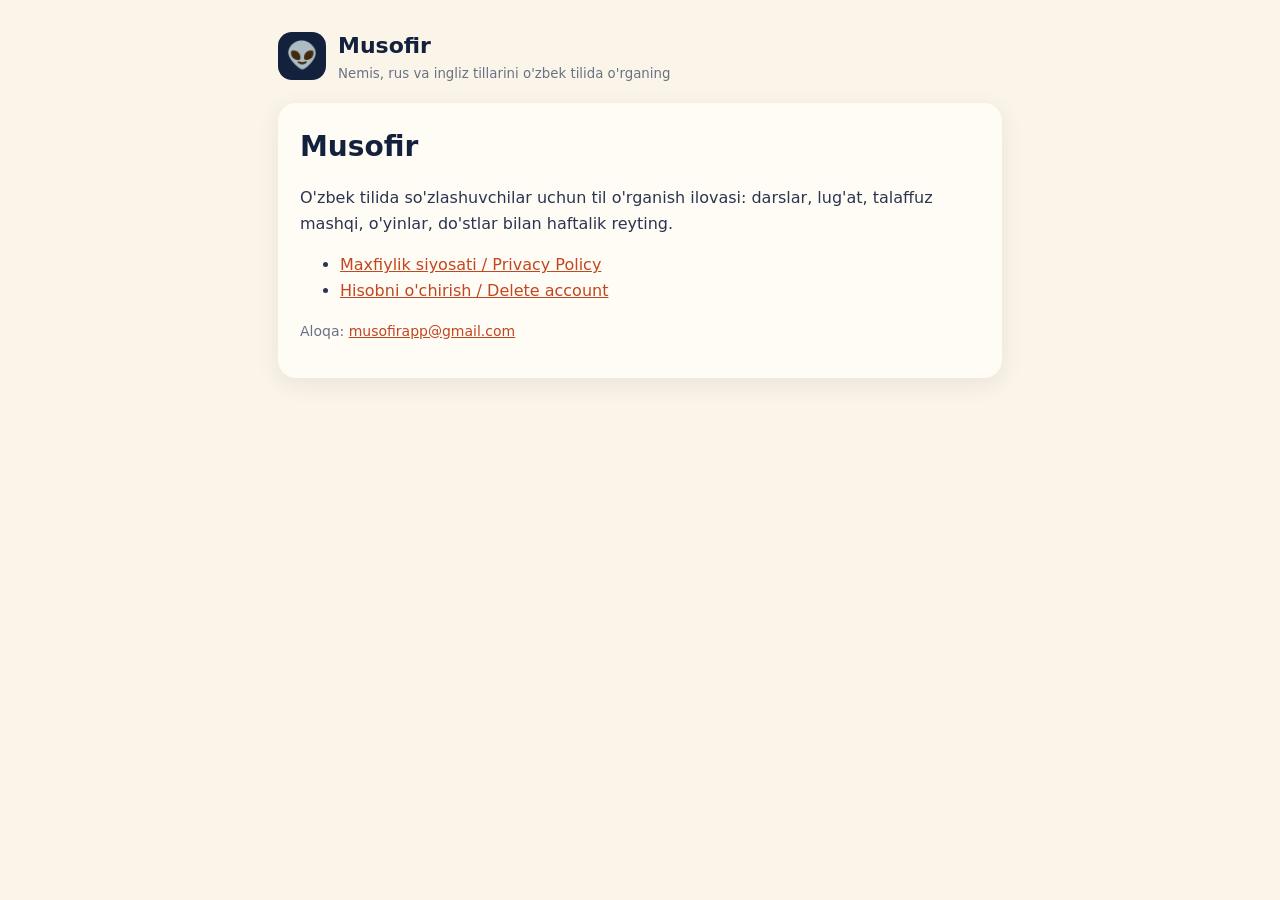
<file: docs/index.html>
<!DOCTYPE html>
<html lang="uz"><head><meta charset="utf-8"><meta name="viewport" content="width=device-width,initial-scale=1">
<title>Musofir — tillarni o'rganing</title><link rel="stylesheet" href="style.css"></head>
<body><div class="wrap">
<header><div class="logo">👽</div><div><b>Musofir</b><small>Nemis, rus va ingliz tillarini o'zbek tilida o'rganing</small></div></header>
<div class="card"><h1>Musofir</h1>
<p>O'zbek tilida so'zlashuvchilar uchun til o'rganish ilovasi: darslar, lug'at, talaffuz mashqi, o'yinlar, do'stlar bilan haftalik reyting.</p>
<ul><li><a href="privacy.html">Maxfiylik siyosati / Privacy Policy</a></li><li><a href="delete.html">Hisobni o'chirish / Delete account</a></li></ul>
<p class="muted">Aloqa: <a href="mailto:musofirapp@gmail.com">musofirapp@gmail.com</a></p></div>
</div></body></html>
</file>
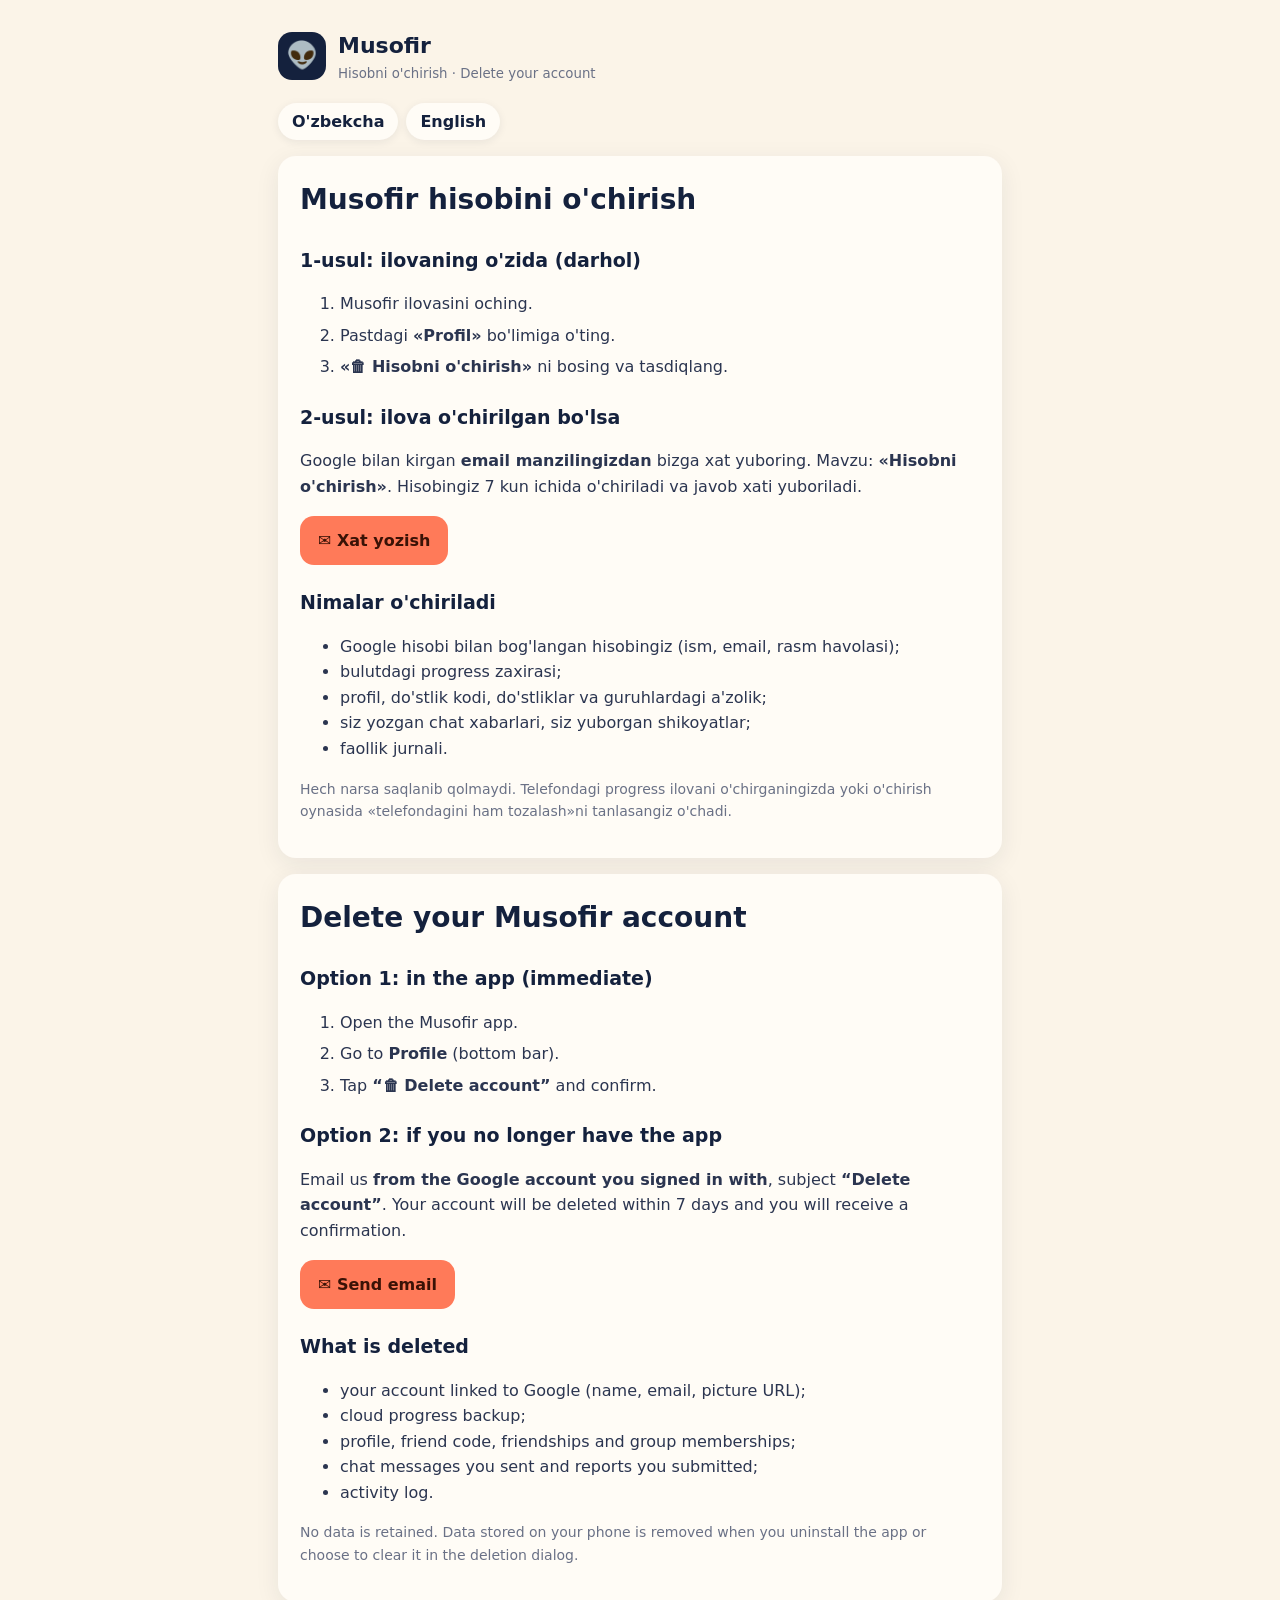
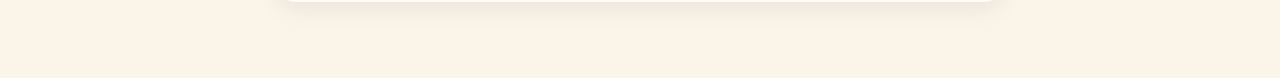
<file: docs/delete.html>
<!DOCTYPE html>
<html lang="uz"><head><meta charset="utf-8"><meta name="viewport" content="width=device-width,initial-scale=1">
<title>Musofir — Hisobni o'chirish / Delete account</title><link rel="stylesheet" href="style.css"></head>
<body><div class="wrap">
<header><div class="logo">👽</div><div><b>Musofir</b><small>Hisobni o'chirish · Delete your account</small></div></header>
<div class="lang"><a href="#uz">O'zbekcha</a><a href="#en">English</a></div>
<div class="card" id="uz">
<h1>Musofir hisobini o'chirish</h1>
<h2>1-usul: ilovaning o'zida (darhol)</h2>
<ol class="steps"><li>Musofir ilovasini oching.</li><li>Pastdagi <b>«Profil»</b> bo'limiga o'ting.</li><li><b>«🗑 Hisobni o'chirish»</b> ni bosing va tasdiqlang.</li></ol>
<h2>2-usul: ilova o'chirilgan bo'lsa</h2>
<p>Google bilan kirgan <b>email manzilingizdan</b> bizga xat yuboring. Mavzu: <b>«Hisobni o'chirish»</b>. Hisobingiz 7 kun ichida o'chiriladi va javob xati yuboriladi.</p>
<p><a class="btn" href="mailto:musofirapp@gmail.com?subject=Hisobni%20o%27chirish%20%2F%20Delete%20account">✉️ Xat yozish</a></p>
<h2>Nimalar o'chiriladi</h2>
<ul><li>Google hisobi bilan bog'langan hisobingiz (ism, email, rasm havolasi);</li><li>bulutdagi progress zaxirasi;</li><li>profil, do'stlik kodi, do'stliklar va guruhlardagi a'zolik;</li><li>siz yozgan chat xabarlari, siz yuborgan shikoyatlar;</li><li>faollik jurnali.</li></ul>
<p class="muted">Hech narsa saqlanib qolmaydi. Telefondagi progress ilovani o'chirganingizda yoki o'chirish oynasida «telefondagini ham tozalash»ni tanlasangiz o'chadi.</p>
</div>
<div class="card" id="en">
<h1>Delete your Musofir account</h1>
<h2>Option 1: in the app (immediate)</h2>
<ol class="steps"><li>Open the Musofir app.</li><li>Go to <b>Profile</b> (bottom bar).</li><li>Tap <b>“🗑 Delete account”</b> and confirm.</li></ol>
<h2>Option 2: if you no longer have the app</h2>
<p>Email us <b>from the Google account you signed in with</b>, subject <b>“Delete account”</b>. Your account will be deleted within 7 days and you will receive a confirmation.</p>
<p><a class="btn" href="mailto:musofirapp@gmail.com?subject=Delete%20account">✉️ Send email</a></p>
<h2>What is deleted</h2>
<ul><li>your account linked to Google (name, email, picture URL);</li><li>cloud progress backup;</li><li>profile, friend code, friendships and group memberships;</li><li>chat messages you sent and reports you submitted;</li><li>activity log.</li></ul>
<p class="muted">No data is retained. Data stored on your phone is removed when you uninstall the app or choose to clear it in the deletion dialog.</p>
</div>
</div></body></html>
</file>
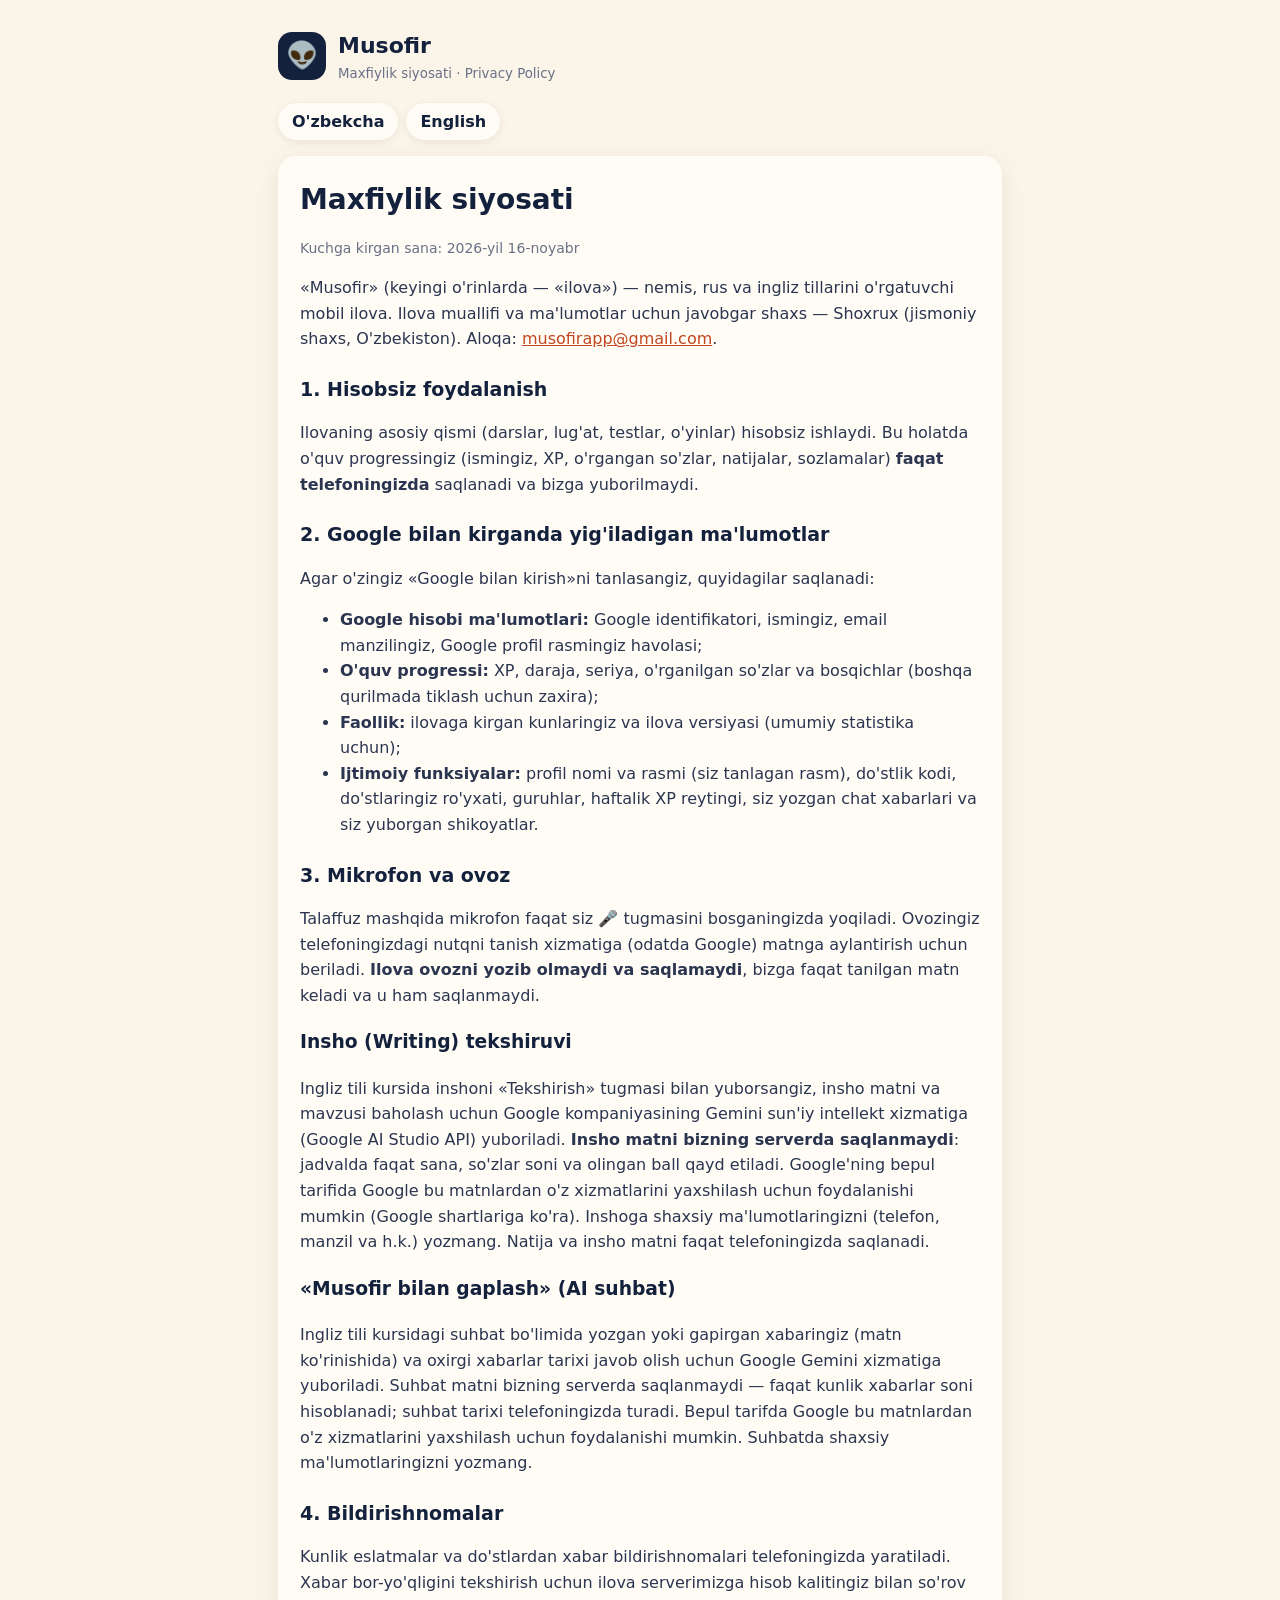
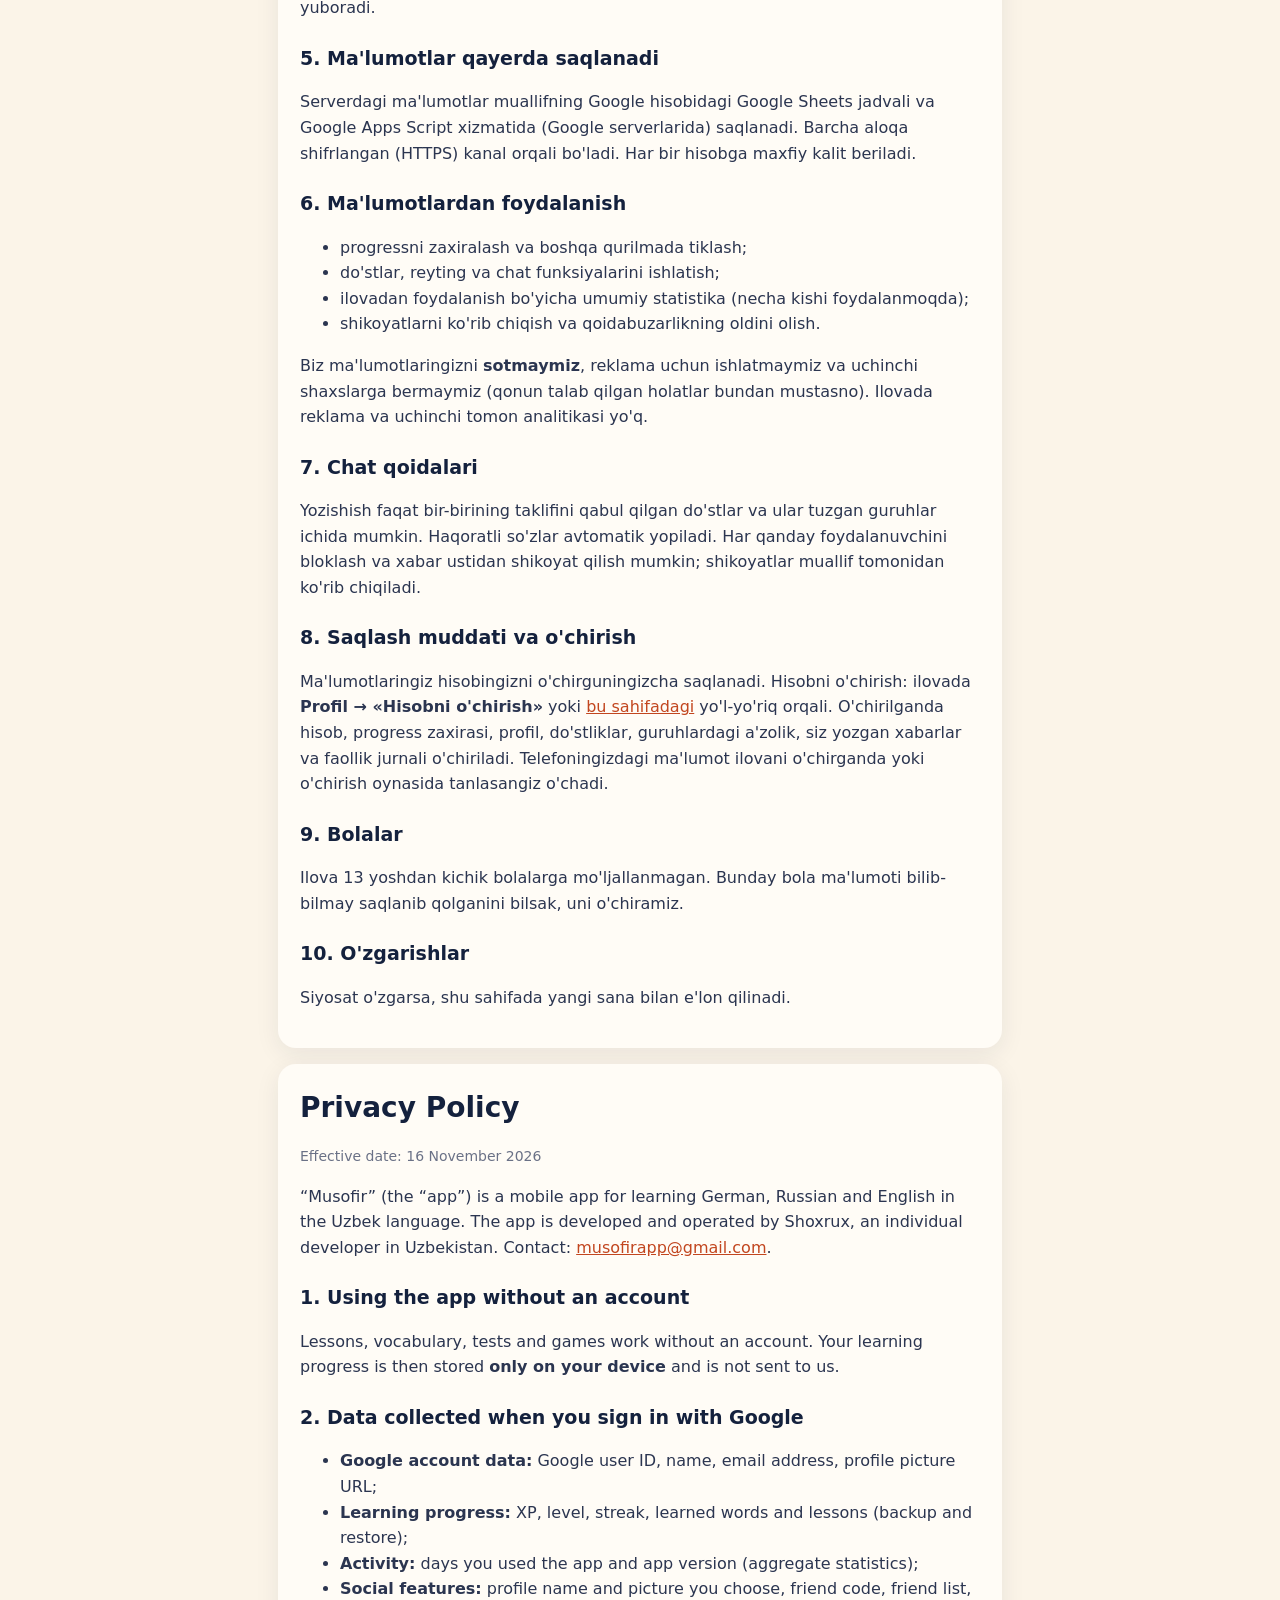
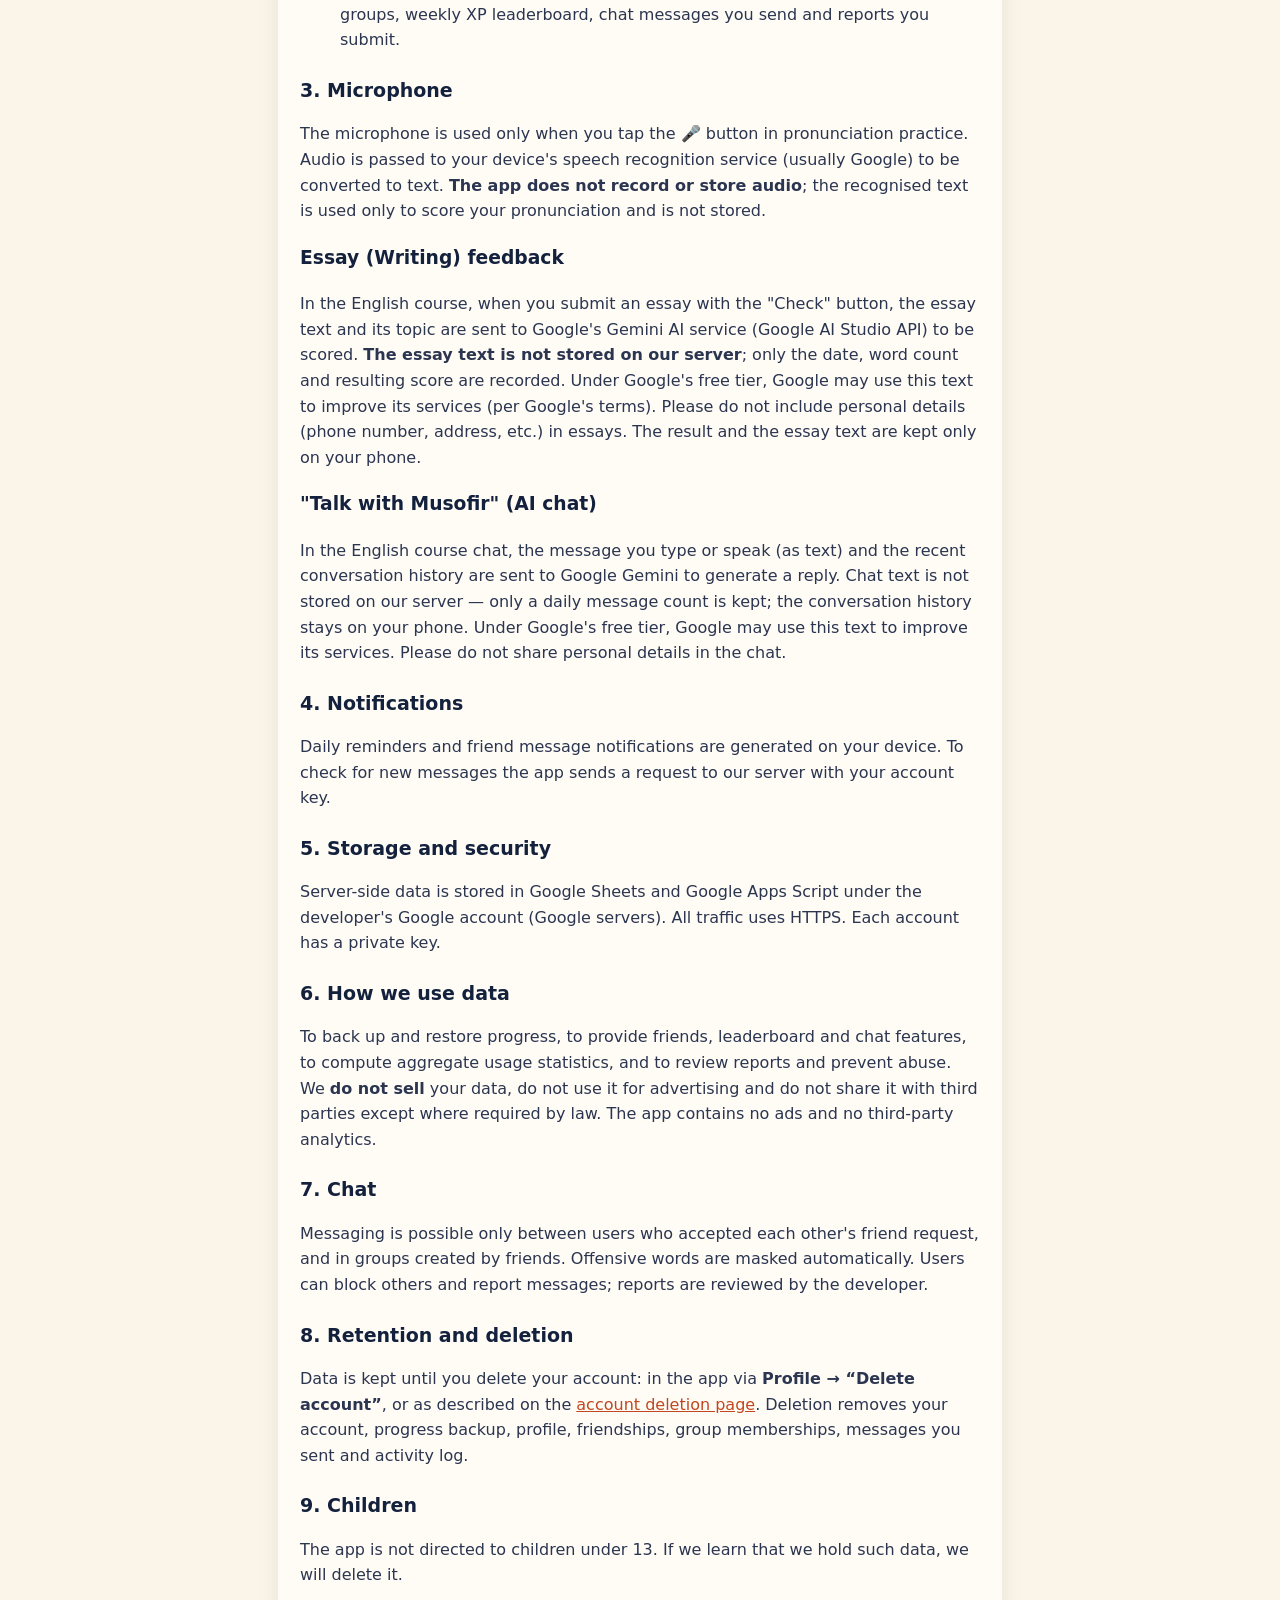
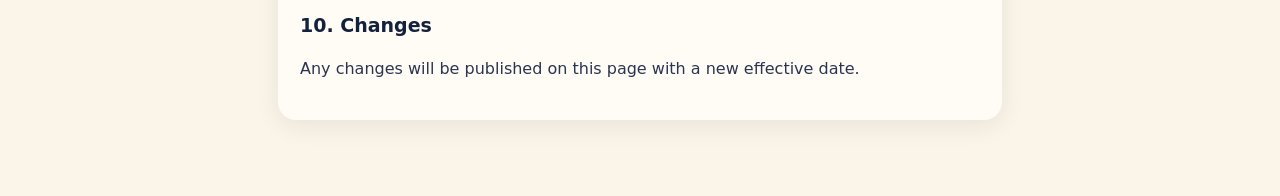
<file: docs/privacy.html>
<!DOCTYPE html>
<html lang="uz"><head><meta charset="utf-8"><meta name="viewport" content="width=device-width,initial-scale=1">
<title>Musofir — Maxfiylik siyosati / Privacy Policy</title><link rel="stylesheet" href="style.css"></head>
<body><div class="wrap">
<header><div class="logo">👽</div><div><b>Musofir</b><small>Maxfiylik siyosati · Privacy Policy</small></div></header>
<div class="lang"><a href="#uz">O'zbekcha</a><a href="#en">English</a></div>

<div class="card" id="uz">
<h1>Maxfiylik siyosati</h1>
<p class="muted">Kuchga kirgan sana: 2026-yil 16-noyabr</p>
<p>«Musofir» (keyingi o'rinlarda — «ilova») — nemis, rus va ingliz tillarini o'rgatuvchi mobil ilova. Ilova muallifi va ma'lumotlar uchun javobgar shaxs — Shoxrux (jismoniy shaxs, O'zbekiston). Aloqa: <a href="mailto:musofirapp@gmail.com">musofirapp@gmail.com</a>.</p>

<h2>1. Hisobsiz foydalanish</h2>
<p>Ilovaning asosiy qismi (darslar, lug'at, testlar, o'yinlar) hisobsiz ishlaydi. Bu holatda o'quv progressingiz (ismingiz, XP, o'rgangan so'zlar, natijalar, sozlamalar) <b>faqat telefoningizda</b> saqlanadi va bizga yuborilmaydi.</p>

<h2>2. Google bilan kirganda yig'iladigan ma'lumotlar</h2>
<p>Agar o'zingiz «Google bilan kirish»ni tanlasangiz, quyidagilar saqlanadi:</p>
<ul>
<li><b>Google hisobi ma'lumotlari:</b> Google identifikatori, ismingiz, email manzilingiz, Google profil rasmingiz havolasi;</li>
<li><b>O'quv progressi:</b> XP, daraja, seriya, o'rganilgan so'zlar va bosqichlar (boshqa qurilmada tiklash uchun zaxira);</li>
<li><b>Faollik:</b> ilovaga kirgan kunlaringiz va ilova versiyasi (umumiy statistika uchun);</li>
<li><b>Ijtimoiy funksiyalar:</b> profil nomi va rasmi (siz tanlagan rasm), do'stlik kodi, do'stlaringiz ro'yxati, guruhlar, haftalik XP reytingi, siz yozgan chat xabarlari va siz yuborgan shikoyatlar.</li>
</ul>

<h2>3. Mikrofon va ovoz</h2>
<p>Talaffuz mashqida mikrofon faqat siz 🎤 tugmasini bosganingizda yoqiladi. Ovozingiz telefoningizdagi nutqni tanish xizmatiga (odatda Google) matnga aylantirish uchun beriladi. <b>Ilova ovozni yozib olmaydi va saqlamaydi</b>, bizga faqat tanilgan matn keladi va u ham saqlanmaydi.</p>

<h3>Insho (Writing) tekshiruvi</h3>
<p>Ingliz tili kursida inshoni «Tekshirish» tugmasi bilan yuborsangiz, insho matni va mavzusi baholash uchun Google kompaniyasining Gemini sun'iy intellekt xizmatiga (Google AI Studio API) yuboriladi. <b>Insho matni bizning serverda saqlanmaydi</b>: jadvalda faqat sana, so'zlar soni va olingan ball qayd etiladi. Google'ning bepul tarifida Google bu matnlardan o'z xizmatlarini yaxshilash uchun foydalanishi mumkin (Google shartlariga ko'ra). Inshoga shaxsiy ma'lumotlaringizni (telefon, manzil va h.k.) yozmang. Natija va insho matni faqat telefoningizda saqlanadi.</p>
<h3>«Musofir bilan gaplash» (AI suhbat)</h3>
<p>Ingliz tili kursidagi suhbat bo'limida yozgan yoki gapirgan xabaringiz (matn ko'rinishida) va oxirgi xabarlar tarixi javob olish uchun Google Gemini xizmatiga yuboriladi. Suhbat matni bizning serverda saqlanmaydi — faqat kunlik xabarlar soni hisoblanadi; suhbat tarixi telefoningizda turadi. Bepul tarifda Google bu matnlardan o'z xizmatlarini yaxshilash uchun foydalanishi mumkin. Suhbatda shaxsiy ma'lumotlaringizni yozmang.</p>
<h2>4. Bildirishnomalar</h2>
<p>Kunlik eslatmalar va do'stlardan xabar bildirishnomalari telefoningizda yaratiladi. Xabar bor-yo'qligini tekshirish uchun ilova serverimizga hisob kalitingiz bilan so'rov yuboradi.</p>

<h2>5. Ma'lumotlar qayerda saqlanadi</h2>
<p>Serverdagi ma'lumotlar muallifning Google hisobidagi Google Sheets jadvali va Google Apps Script xizmatida (Google serverlarida) saqlanadi. Barcha aloqa shifrlangan (HTTPS) kanal orqali bo'ladi. Har bir hisobga maxfiy kalit beriladi.</p>

<h2>6. Ma'lumotlardan foydalanish</h2>
<ul>
<li>progressni zaxiralash va boshqa qurilmada tiklash;</li>
<li>do'stlar, reyting va chat funksiyalarini ishlatish;</li>
<li>ilovadan foydalanish bo'yicha umumiy statistika (necha kishi foydalanmoqda);</li>
<li>shikoyatlarni ko'rib chiqish va qoidabuzarlikning oldini olish.</li>
</ul>
<p>Biz ma'lumotlaringizni <b>sotmaymiz</b>, reklama uchun ishlatmaymiz va uchinchi shaxslarga bermaymiz (qonun talab qilgan holatlar bundan mustasno). Ilovada reklama va uchinchi tomon analitikasi yo'q.</p>

<h2>7. Chat qoidalari</h2>
<p>Yozishish faqat bir-birining taklifini qabul qilgan do'stlar va ular tuzgan guruhlar ichida mumkin. Haqoratli so'zlar avtomatik yopiladi. Har qanday foydalanuvchini bloklash va xabar ustidan shikoyat qilish mumkin; shikoyatlar muallif tomonidan ko'rib chiqiladi.</p>

<h2>8. Saqlash muddati va o'chirish</h2>
<p>Ma'lumotlaringiz hisobingizni o'chirguningizcha saqlanadi. Hisobni o'chirish: ilovada <b>Profil → «Hisobni o'chirish»</b> yoki <a href="delete.html">bu sahifadagi</a> yo'l-yo'riq orqali. O'chirilganda hisob, progress zaxirasi, profil, do'stliklar, guruhlardagi a'zolik, siz yozgan xabarlar va faollik jurnali o'chiriladi. Telefoningizdagi ma'lumot ilovani o'chirganda yoki o'chirish oynasida tanlasangiz o'chadi.</p>

<h2>9. Bolalar</h2>
<p>Ilova 13 yoshdan kichik bolalarga mo'ljallanmagan. Bunday bola ma'lumoti bilib-bilmay saqlanib qolganini bilsak, uni o'chiramiz.</p>

<h2>10. O'zgarishlar</h2>
<p>Siyosat o'zgarsa, shu sahifada yangi sana bilan e'lon qilinadi.</p>
</div>

<div class="card" id="en">
<h1>Privacy Policy</h1>
<p class="muted">Effective date: 16 November 2026</p>
<p>“Musofir” (the “app”) is a mobile app for learning German, Russian and English in the Uzbek language. The app is developed and operated by Shoxrux, an individual developer in Uzbekistan. Contact: <a href="mailto:musofirapp@gmail.com">musofirapp@gmail.com</a>.</p>
<h2>1. Using the app without an account</h2>
<p>Lessons, vocabulary, tests and games work without an account. Your learning progress is then stored <b>only on your device</b> and is not sent to us.</p>
<h2>2. Data collected when you sign in with Google</h2>
<ul>
<li><b>Google account data:</b> Google user ID, name, email address, profile picture URL;</li>
<li><b>Learning progress:</b> XP, level, streak, learned words and lessons (backup and restore);</li>
<li><b>Activity:</b> days you used the app and app version (aggregate statistics);</li>
<li><b>Social features:</b> profile name and picture you choose, friend code, friend list, groups, weekly XP leaderboard, chat messages you send and reports you submit.</li>
</ul>
<h2>3. Microphone</h2>
<p>The microphone is used only when you tap the 🎤 button in pronunciation practice. Audio is passed to your device's speech recognition service (usually Google) to be converted to text. <b>The app does not record or store audio</b>; the recognised text is used only to score your pronunciation and is not stored.</p>
<h3>Essay (Writing) feedback</h3>
<p>In the English course, when you submit an essay with the "Check" button, the essay text and its topic are sent to Google's Gemini AI service (Google AI Studio API) to be scored. <b>The essay text is not stored on our server</b>; only the date, word count and resulting score are recorded. Under Google's free tier, Google may use this text to improve its services (per Google's terms). Please do not include personal details (phone number, address, etc.) in essays. The result and the essay text are kept only on your phone.</p>
<h3>"Talk with Musofir" (AI chat)</h3>
<p>In the English course chat, the message you type or speak (as text) and the recent conversation history are sent to Google Gemini to generate a reply. Chat text is not stored on our server — only a daily message count is kept; the conversation history stays on your phone. Under Google's free tier, Google may use this text to improve its services. Please do not share personal details in the chat.</p>
<h2>4. Notifications</h2>
<p>Daily reminders and friend message notifications are generated on your device. To check for new messages the app sends a request to our server with your account key.</p>
<h2>5. Storage and security</h2>
<p>Server-side data is stored in Google Sheets and Google Apps Script under the developer's Google account (Google servers). All traffic uses HTTPS. Each account has a private key.</p>
<h2>6. How we use data</h2>
<p>To back up and restore progress, to provide friends, leaderboard and chat features, to compute aggregate usage statistics, and to review reports and prevent abuse. We <b>do not sell</b> your data, do not use it for advertising and do not share it with third parties except where required by law. The app contains no ads and no third-party analytics.</p>
<h2>7. Chat</h2>
<p>Messaging is possible only between users who accepted each other's friend request, and in groups created by friends. Offensive words are masked automatically. Users can block others and report messages; reports are reviewed by the developer.</p>
<h2>8. Retention and deletion</h2>
<p>Data is kept until you delete your account: in the app via <b>Profile → “Delete account”</b>, or as described on the <a href="delete.html">account deletion page</a>. Deletion removes your account, progress backup, profile, friendships, group memberships, messages you sent and activity log.</p>
<h2>9. Children</h2>
<p>The app is not directed to children under 13. If we learn that we hold such data, we will delete it.</p>
<h2>10. Changes</h2>
<p>Any changes will be published on this page with a new effective date.</p>
</div>
</div></body></html>
</file>
<file: docs/style.css>
:root{--navy:#14213D;--coral:#FF7A59;--cream:#FBF4E8;--paper:#FFFCF6;--muted:#6A7186}
*{box-sizing:border-box}
body{margin:0;background:var(--cream);color:var(--navy);font:16px/1.6 system-ui,-apple-system,Segoe UI,Roboto,sans-serif}
.wrap{max-width:760px;margin:0 auto;padding:28px 18px 60px}
header{display:flex;align-items:center;gap:12px;margin-bottom:18px}
header .logo{width:48px;height:48px;border-radius:14px;background:var(--navy);color:#fff;display:grid;place-items:center;font-size:26px}
header b{font-size:22px}
header small{display:block;color:var(--muted)}
.card{background:var(--paper);border-radius:18px;padding:22px;box-shadow:0 6px 24px rgba(20,33,61,.08);margin-bottom:16px}
h1{font-size:28px;margin:0 0 6px}
h2{font-size:19px;margin:22px 0 6px}
p,li{color:#2b3550}
.muted{color:var(--muted);font-size:14px}
.lang{display:flex;gap:8px;margin:0 0 16px}
.lang a{padding:6px 14px;border-radius:999px;background:var(--paper);color:var(--navy);text-decoration:none;font-weight:700;box-shadow:0 2px 8px rgba(20,33,61,.08)}
.btn{display:inline-block;background:var(--coral);color:#3A1206;font-weight:800;text-decoration:none;padding:12px 18px;border-radius:14px}
.steps li{margin-bottom:6px}
a{color:#C2461F}
</file>
